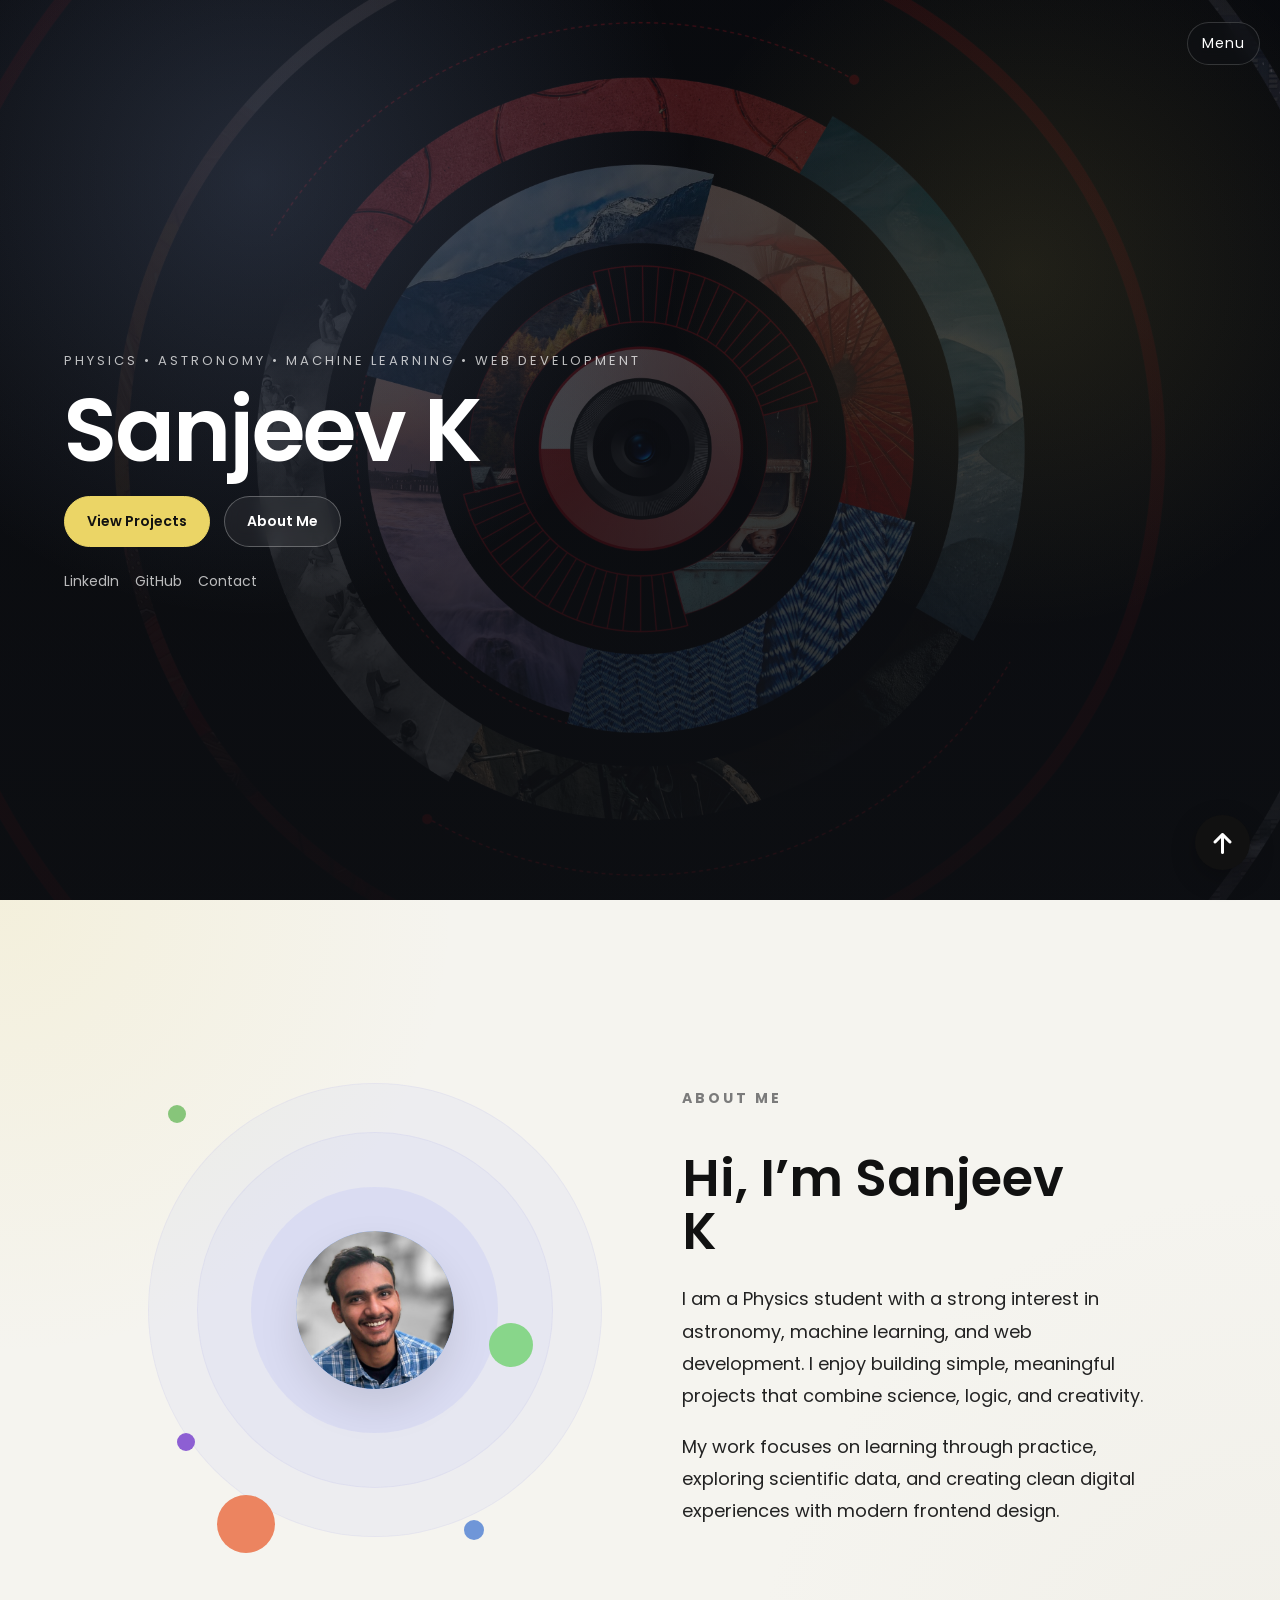
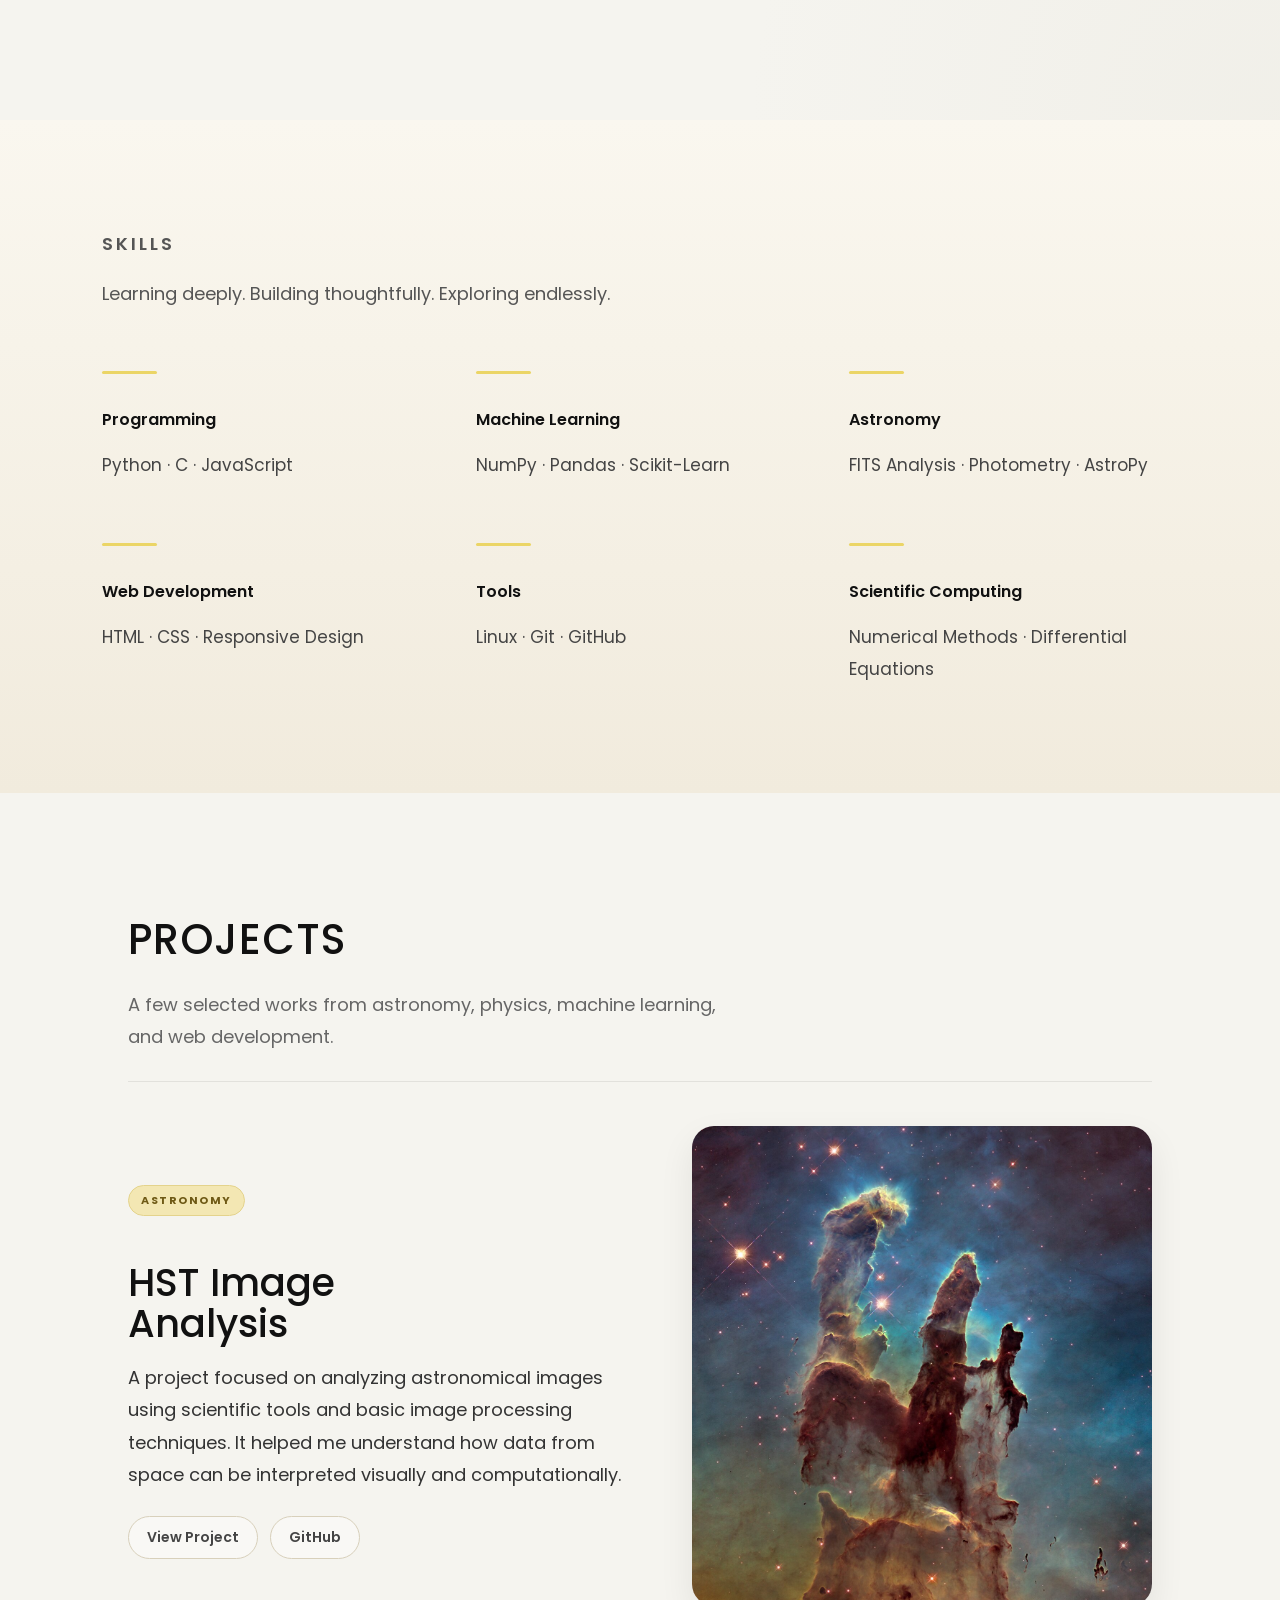
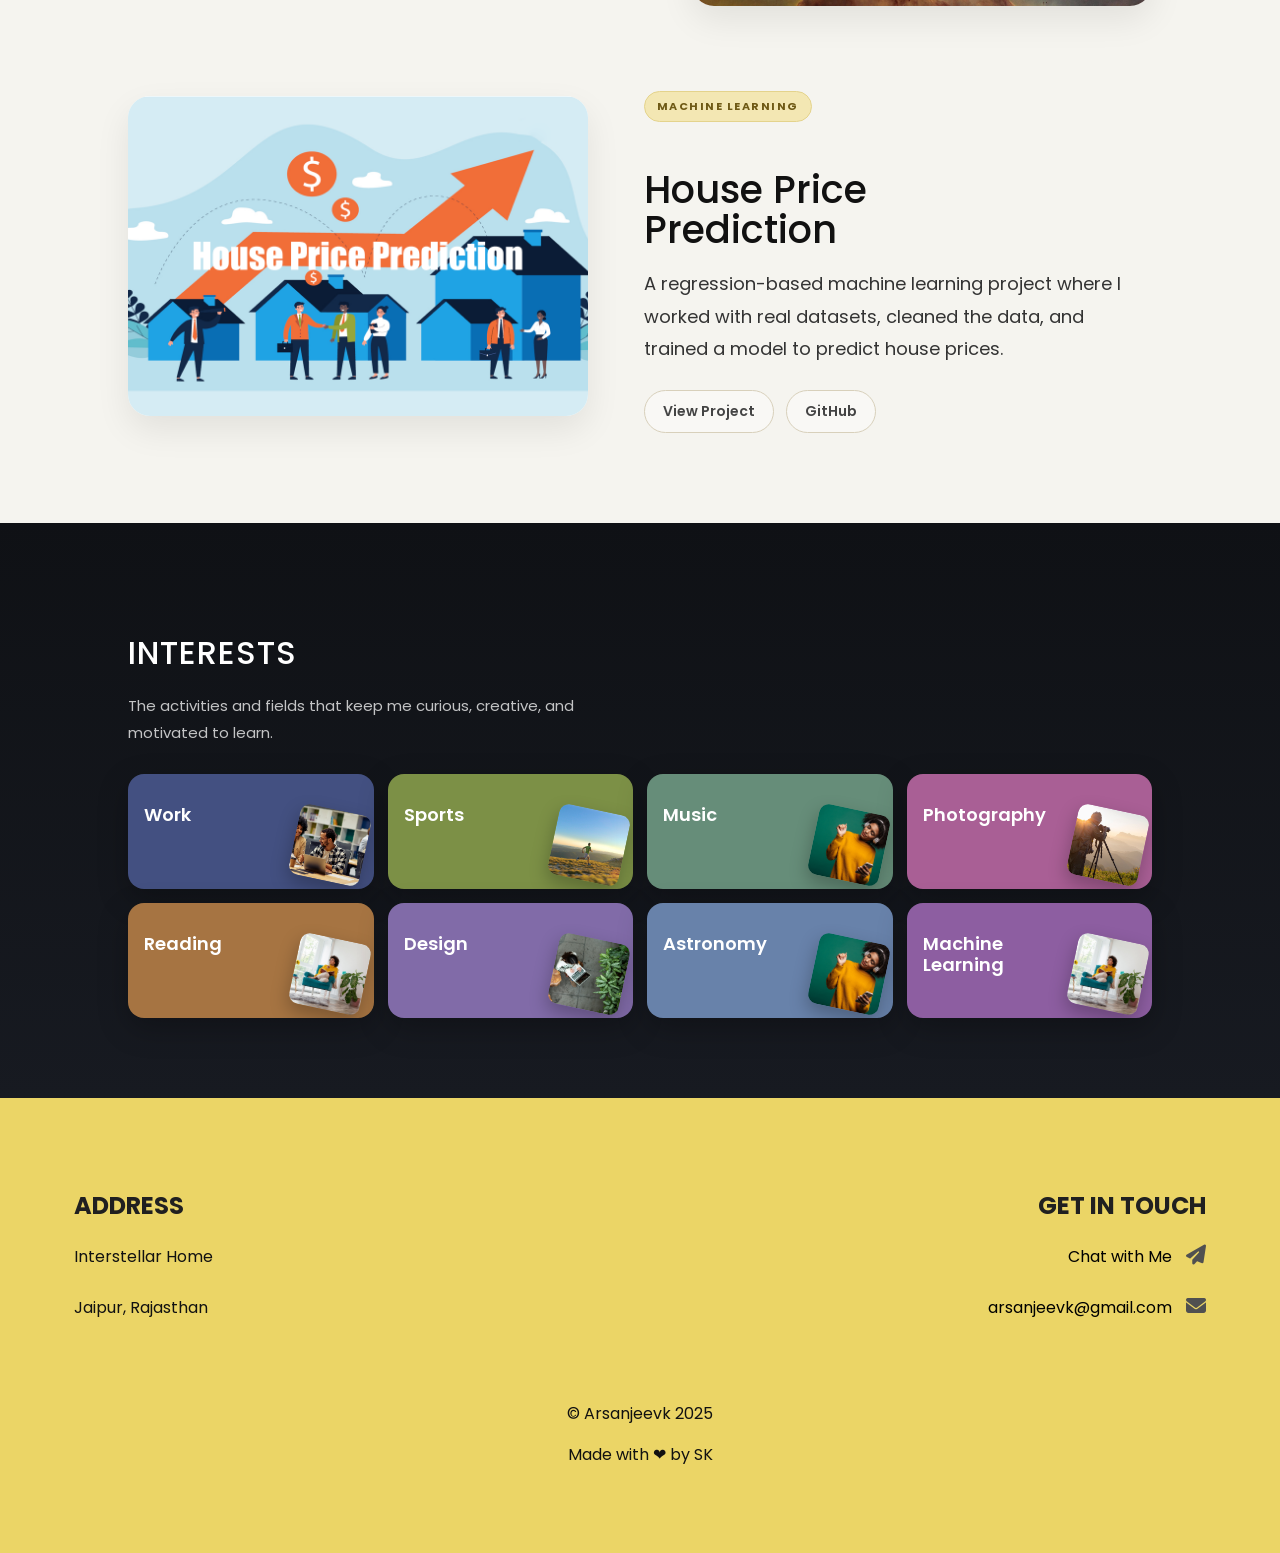
<file: index.html>
<!DOCTYPE html>
<html lang="en">

<head>
    <meta charset="UTF-8">
    <meta name="viewport" content="width=device-width, initial-scale=1.0">
    <meta http-equiv="X-UA-Compatible" content="ie=edge">
    <title>arsanjeevk.com</title>
    <!-- <link rel="stylesheet" href="style.css"> -->

    <!-- <link rel="stylesheet" href="gallay.css"> -->
    <script src="https://code.jquery.com/jquery-3.3.1.js"></script>
    <link href="https://fonts.googleapis.com/css?family=Poppins:200,300,400,700,900" rel="stylesheet">
    <!--  *****   Link To Font Awsome Icons   *****  -->
    <link rel="stylesheet" href="https://cdnjs.cloudflare.com/ajax/libs/font-awesome/6.7.2/css/all.min.css" />

    <link rel="stylesheet" href="about.css">
    <link rel="stylesheet" href="contact.css">
    <link rel="stylesheet" href="skills.css">
    <link rel="stylesheet" href="index.css">
    <link rel="stylesheet" href="projects.css">
</head>

<body>


    <a href="#banner" class="scroll-top">
    <i class="fa-solid fa-arrow-up"></i>
</a>

    <!-- top navigation bar starts -->

    <section id="banner">
    <div class="banner-overlay"></div>

    <div class="banner-content">
        <div class="banner-text">
            <p class="banner-kicker">Physics • Astronomy • Machine Learning • Web Development</p>
            <h1>Sanjeev K</h1>
            <!-- <p class="banner-desc">
                I build simple, thoughtful, and scientific digital projects that connect
                curiosity with code.
            </p> -->

            <div class="banner-links">
                <a href="index.html#projects" class="banner-btn primary">View Projects</a>
                <a href="index.html#about" class="banner-btn">About Me</a>
            </div>

            <div class="banner-social">
                <a href="https://www.linkedin.com/in/sanjeev-kumawat-0b174123b?utm_source=share&utm_campaign=share_via&utm_content=profile&utm_medium=android_app" target="_blank">
                    LinkedIn
                </a>
                <a href="https://github.com/arsanjeevk" target="_blank">
                    GitHub
                </a>
                <a href="index.html#contact">
                    Contact
                </a>
            </div>
        </div>
    </div>
</section>

<div id="sidenav">
    <nav>
        <ul>
            <li><a href="index.html#about">About</a></li>
            <li><a href="index.html#skills">Skills</a></li>
            <li><a href="index.html#projects">Projects</a></li>
            <li><a href="index.html#contact">Contact</a></li>
        </ul>
    </nav>
</div>

<div id="menubtn">
    <div id="menu">Menu</div>
</div>

    <!-- top navigation bar ends -->




    <!-- about me section starts  -->

   <section class="about-section" id="about">
    <div class="about-container">

        <div class="about-visual">
            <div class="ring ring-1"></div>
            <div class="ring ring-2"></div>
            <div class="ring ring-3"></div>

            <div class="about-photo">
                <img src="images/about-profile.jpg" alt="Profile photo of Sanjeev K">
            </div>

            <span class="dot dot-1"></span>
            <span class="dot dot-2"></span>
            <span class="dot dot-3"></span>
            <span class="dot dot-4"></span>
            <span class="dot dot-5"></span>
        </div>

        <div class="about-content">
            <p class="about-label">About Me</p>
            <h1>Hi, I’m Sanjeev K</h1>
            <p class="about-text">
                I am a Physics student with a strong interest in astronomy, machine learning,
                and web development. I enjoy building simple, meaningful projects that combine
                science, logic, and creativity.
            </p>
            <p class="about-text">
                My work focuses on learning through practice, exploring scientific data, and
                creating clean digital experiences with modern frontend design.
            </p>
        </div>

    </div>
</section>


    <!-- skill section starts here -->
<section class="skills-section" id="skills">

    <div class="skills-header">
        <p class="skills-label">Skills</p>
        <p>
            Learning deeply. Building thoughtfully. Exploring endlessly.
        </p>
    </div>

    <div class="skills-grid">

        <div class="skill-group">
            <h3>Programming</h3>
            <p>Python · C · JavaScript</p>
        </div>

        <div class="skill-group">
            <h3>Machine Learning</h3>
            <p>NumPy · Pandas · Scikit-Learn</p>
        </div>

        <div class="skill-group">
            <h3>Astronomy</h3>
            <p>FITS Analysis · Photometry · AstroPy</p>
        </div>

        <div class="skill-group">
            <h3>Web Development</h3>
            <p>HTML · CSS · Responsive Design</p>
        </div>

        <div class="skill-group">
            <h3>Tools</h3>
            <p>Linux · Git · GitHub</p>
        </div>

        <div class="skill-group">
            <h3>Scientific Computing</h3>
            <p>Numerical Methods · Differential Equations</p>
        </div>

    </div>

</section>
    <!-- skills section ends -->


    <!-- projects section starts here -->
   <section class="projects-section" id="projects">
    <div class="projects-header">
        <h1>PROJECTS</h1>
        <p>
            A few selected works from astronomy, physics, machine learning,
            and web development.
        </p>
    </div>

    <div class="projects-divider"></div>

    <div class="project-list">

        <div class="project-row">
            <div class="project-text">
                <p class="project-tag">Astronomy</p>
                <h2>HST Image Analysis</h2>
                <p class="project-desc">
                    A project focused on analyzing astronomical images using scientific tools and basic
                    image processing techniques. It helped me understand how data from space can be
                    interpreted visually and computationally.
                </p>
                <div class="project-links">
                    <a href="#">View Project</a>
                    <a href="#">GitHub</a>
                </div>
            </div>

            <div class="project-media">
                <img src="images/project-1.jpg" alt="Astronomy project">
            </div>
        </div>

        <div class="project-row reverse">
            <div class="project-text">
                <p class="project-tag">Machine Learning</p>
                <h2>House Price Prediction</h2>
                <p class="project-desc">
                    A regression-based machine learning project where I worked with real datasets,
                    cleaned the data, and trained a model to predict house prices.
                </p>
                <div class="project-links">
                    <a href="#">View Project</a>
                    <a href="#">GitHub</a>
                </div>
            </div>

            <div class="project-media">
                <img src="images/project-2.png" alt="Machine learning project">
            </div>
        </div>

        <!-- <div class="project-row">
            <div class="project-text">
                <p class="project-tag">Physics</p>
                <h2>Numerical Methods Solver</h2>
                <p class="project-desc">
                    A computational physics project built to solve numerical problems using Python,
                    differential equations, and integration techniques.
                </p>
                <div class="project-links">
                    <a href="#">View Project</a>
                    <a href="#">GitHub</a>
                </div>
            </div>

            <div class="project-media">
                <img src="project-3.jpg" alt="Physics project">
            </div>
        </div> -->

        <!-- <div class="project-row reverse">
            <div class="project-text">
                <p class="project-tag">Web Development</p>
                <h2>Personal Portfolio Website</h2>
                <p class="project-desc">
                    A responsive portfolio website designed to present my work, interests, and technical
                    skills in a simple and attractive way.
                </p>
                <div class="project-links">
                    <a href="#">Live Demo</a>
                    <a href="#">GitHub</a>
                </div>
            </div>

            <div class="project-media">
                <img src="project-4.jpg" alt="Web development project">
            </div>
        </div> -->

    </div>
</section>

    <!-- projects section ends -->





    <!-- interests section starts here -->
    <section class="interest-section" id="interests">

        <div class="interest-heading">
            <h1>INTERESTS</h1>
            <p>
                The activities and fields that keep me curious, creative,
                and motivated to learn.
            </p>
        </div>

        <div class="interest-grid">

            <div class="interest-card blue">
                <h2>Work</h2>
                <img src="images/Untitled-6.jpg" alt="">
            </div>

            <div class="interest-card olive">
                <h2>Sports</h2>
                <img src="images/Untitled-1.jpg" alt="">
            </div>

            <div class="interest-card green">
                <h2>Music</h2>
                <img src="images/Untitled-2.jpg" alt="">
            </div>

            <div class="interest-card pink">
                <h2>Photography</h2>
                <img src="images/Untitled-3.jpg" alt="">
            </div>

            <div class="interest-card orange">
                <h2>Reading</h2>
                <img src="images/Untitled-4.jpg" alt="">
            </div>

            <div class="interest-card purple">
                <h2>Design</h2>
                <img src="images/Untitled-5.jpg" alt="">
            </div>

            <div class="interest-card sky">
                <h2>Astronomy</h2>
                <img src="images/Untitled-2.jpg" alt="">
            </div>

            <div class="interest-card violet">
                <h2>Machine<br>Learning</h2>
                <img src="images/Untitled-4.jpg" alt="">
            </div>

        </div>

    </section>
    <!-- interests section ends -->




    <!-- contact section starts -->
    <section class="footer" id="contact">
        <div class="footer-row">
            <div class="footer-left">
                <h1>ADDRESS</h1>
                <p>Interstellar Home</p>
                <p>Jaipur, Rajasthan</p>
            </div>

            <div class="footer-right">
                <h1>GET IN TOUCH</h1>

                <p>
                    <a href="https://t.me/arsanjeevk">
                        Chat with Me
                        <i class="fa-solid fa-paper-plane"></i>
                    </a>
                </p>

                <p>
                    <a href="mailto:arsanjeevk@gmail.com">
                        arsanjeevk@gmail.com
                        <i class="fa-solid fa-envelope"></i>
                    </a>
                </p>

                <!-- <p>
                    <a href="tel:+919664101246">
                        +91 9664101246
                        <i class="fa-solid fa-phone"></i>
                    </a>
                </p> -->

            </div>
        </div>

        <div class="social-links">
            <p>&copy; Arsanjeevk 2025</p>
            <p>Made with ❤ by SK</p>
        </div>

    </section>
    <!-- contact section ends -->



    <script src="script.js"></script>

</body>

</html>
</file>
<file: about.css>
/* ================= ABOUT SECTION ================= */
#about {
    background:
        radial-gradient(circle at top left, rgba(235,213,102,0.14), transparent 30%),
        radial-gradient(circle at bottom right, rgba(221,218,204,0.18), transparent 35%),
        #f5f4ef;
}



.about-section {
    position: relative;
    padding: 90px 10%;
    background: transparent;
    overflow: hidden;
}

.about-container {
    position: relative;
    z-index: 1;
    max-width: 1300px;
    margin: 0 auto;
    display: grid;
    grid-template-columns: 1.05fr 1fr;
    align-items: center;
    gap: 60px;
}

/* LEFT VISUAL */

.about-visual {
    position: relative;
    width: 100%;
    min-height: 640px;
    display: flex;
    align-items: center;
    justify-content: center;
}

.ring {
    position: absolute;
    border-radius: 50%;
    border: 1px solid rgba(160, 160, 220, 0.12);
    background: rgba(155, 160, 245, 0.08);
}

.ring-1 {
    width: min(560px, 92%);
    aspect-ratio: 1 / 1;
}

.ring-2 {
    width: min(430px, 72%);
    aspect-ratio: 1 / 1;
}

.ring-3 {
    width: min(300px, 50%);
    aspect-ratio: 1 / 1;
    background: rgba(155, 160, 245, 0.16);
    border: none;
}

.about-photo {
    position: relative;
    width: min(190px, 32%);
    aspect-ratio: 1 / 1;
    border-radius: 50%;
    overflow: hidden;
    background: #9cb8f0;
    display: flex;
    align-items: center;
    justify-content: center;
    box-shadow: 0 18px 40px rgba(0, 0, 0, 0.10);
    z-index: 2;
}

.about-photo img {
    width: 100%;
    height: 100%;
    object-fit: cover;
    border-radius: 50%;
}

/* Decorative dots */

.dot {
    position: absolute;
    border-radius: 50%;
    z-index: 1;
}

.dot-1 {
    width: 18px;
    height: 18px;
    background: #87c57a;
    top: 18%;
    left: 8%;
}

.dot-2 {
    width: 18px;
    height: 18px;
    background: #8d5fd3;
    left: 10%;
    bottom: 28%;
}

.dot-3 {
    width: 58px;
    height: 58px;
    background: #ec8460;
    left: 18%;
    bottom: 12%;
}

.dot-4 {
    width: 44px;
    height: 44px;
    background: #88d68a;
    right: 18%;
    top: 52%;
}

.dot-5 {
    width: 20px;
    height: 20px;
    background: #6f96d8;
    right: 28%;
    bottom: 14%;
}

/* RIGHT CONTENT */

.about-content {
    padding: 10px 0;
}

.about-label {
    font-size: 14px;
    font-weight: 700;
    letter-spacing: 3px;
    text-transform: uppercase;
    color: #7b7b7b;
    margin-bottom: 18px;
}

.about-content h1 {
    font-size: clamp(38px, 4vw, 64px);
    line-height: 1.05;
    font-weight: 600;
    font-family: poppins, sans-serif;
    color: #111;
    margin-bottom: 24px;
    max-width: 12ch;
}

.about-text {
    font-size: 18px;
    line-height: 1.8;
    color: #222;
    max-width: 620px;
    margin-bottom: 18px;
}

/* RESPONSIVE */

@media screen and (max-width: 1100px) {
    .about-container {
        grid-template-columns: 1fr;
        gap: 30px;
    }

    .about-visual {
        min-height: 540px;
    }

    .about-content h1 {
        max-width: none;
    }
}

@media screen and (max-width: 700px) {
    .about-section {
        padding: 70px 6%;
    }

    .about-visual {
        min-height: 420px;
    }

    .ring-1 {
        width: min(420px, 95%);
    }

    .ring-2 {
        width: min(320px, 75%);
    }

    .ring-3 {
        width: min(220px, 50%);
    }

    .about-photo {
        width: min(145px, 32%);
    }

    .dot-3 {
        width: 42px;
        height: 42px;
    }

    .about-content h1 {
        font-size: 34px;
    }

    .about-text {
        font-size: 15px;
        line-height: 1.75;
    }
}

@media screen and (max-width: 420px) {
    .about-visual {
        min-height: 360px;
    }

    .about-content h1 {
        font-size: 30px;
    }

    .about-label {
        font-size: 12px;
        letter-spacing: 2px;
    }

    .about-text {
        font-size: 14px;
    }

    .about-photo {
        width: 130px;
    }
}










/* ── INTERESTS SECTION ── */
















/* ================= INTERESTS ================= */

.interest-section {
    padding: 80px 10%;
    background: linear-gradient(
        180deg,
        #0f1115 0%,
        #171a21 100%
    );
}

.interest-heading {
    margin-bottom: 28px;
}

.interest-heading h1 {
    font-size: 32px;
    font-weight: 500;
    color: #ffffff;
    margin-bottom: 10px;
    letter-spacing: 1px;
}

.interest-heading p {
    max-width: 520px;
    font-size: 15px;
    line-height: 1.8;
    color: rgba(255,255,255,0.75);
}

/* GRID */

.interest-grid {
    display: grid;
    grid-template-columns: repeat(4, 1fr);
    gap: 14px;
}

/* CARD */

.interest-card {
    position: relative;

    height: 115px;

    padding: 16px;

    border-radius: 16px;

    overflow: hidden;

    cursor: pointer;

    transition: all 0.3s ease;

    box-shadow:
        0 10px 30px rgba(0,0,0,0.25);
}

.interest-card:hover {
    transform: translateY(-4px);

    box-shadow:
        0 15px 35px rgba(0,0,0,0.35);
}

.interest-card h2 {
    color: #ffffff;

    font-size: 18px;
    font-weight: 600;

    line-height: 1.15;

    max-width: 65%;

    position: relative;
    z-index: 2;
}

/* IMAGE */

.interest-card img {
    position: absolute;

    width: 72px;
    height: 72px;

    object-fit: cover;

    right: 8px;
    bottom: 8px;

    border-radius: 10px;

    transform: rotate(12deg);

    box-shadow:
        0 8px 18px rgba(0,0,0,0.25);

    transition: 0.3s ease;
}

.interest-card:hover img {
    transform: rotate(12deg) scale(1.06);
}

/* COLORS */

.blue {
    background: #435081;
}

.olive {
    background: #7c9046;
}

.green {
    background: #668d79;
}

.pink {
    background: #a95f95;
}

.orange {
    background: #a67442;
}

.purple {
    background: #816ba8;
}

.sky {
    background: #6882aa;
}

.violet {
    background: #8d5ea1;
}

/* ================= RESPONSIVE ================= */

@media (max-width: 1100px) {

    .interest-grid {
        grid-template-columns: repeat(2, 1fr);
    }
}

@media (max-width: 650px) {

    .interest-section {
        padding: 60px 6%;
    }

    .interest-grid {
        grid-template-columns: repeat(2, 1fr);
        gap: 12px;
    }

    .interest-card {
        height: 100px;
        padding: 14px;
    }

    .interest-card h2 {
        font-size: 16px;
        max-width: 70%;
    }

    .interest-card img {
        width: 62px;
        height: 62px;
        right: 6px;
        bottom: 6px;
    }
}

@media (max-width: 420px) {

    .interest-grid {
        grid-template-columns: repeat(2, 1fr);
    }

    .interest-card {
        height: 92px;
        padding: 12px;
    }

    .interest-card h2 {
        font-size: 15px;
    }

    .interest-card img {
        width: 56px;
        height: 56px;
    }
}
</file>
<file: contact.css>
/* ================= FOOTER ================= */

.footer {
    width: 100vw;
    margin-left: calc(50% - 50vw);
    background: #ebd566;
    padding: 70px 5%;

    box-sizing: border-box;
}

.footer-row {
    width: 100%;
    display: flex;
    justify-content: space-between;
    flex-wrap: wrap;
}

.footer-left,
.footer-right {
    flex-basis: 45%;
    padding: 10px;
    margin-bottom: 20px;
}

.footer-right {
    text-align: right;
}

.footer-left a,
.footer-right a {
    text-decoration: none;
    color: #000;
}

.footer-row h1 {
    margin: 10px 0;
    color: #202020;
}

.footer-row p {
    line-height: 35px;
}

.footer-right p a .fa-solid,
.footer-right p a .fa-brands {
    font-size: 20px;
    color: #505050;
    margin-left: 10px;
}

.social-links {
    text-align: center;
    margin-top: 30px;
}

.fa-solid:hover {
    color: #faa60a;
}

.fa-brands:hover {
    color: #235177;
}

@media screen and (max-width: 770px) {

    .footer-left,
    .footer-right {
        flex-basis: 100%;
        text-align: left;
        font-size: 14px;
    }

    .footer {
        padding: 50px 6%;
    }
}
</file>
<file: skills.css>
/* ================= SKILLS ================= */

.skills-section {
    padding: 90px 8%;

    background:
        linear-gradient(
            180deg,
            #faf7ef 0%,
            #f1ebdd 100%
        );

    font-family: "Poppins", sans-serif;
}

.skills-header {
    margin-bottom: 60px;
    max-width: 750px;
}

.skills-label {
    font-size: 12px;
    font-weight: 600;
    letter-spacing: 3px;
    text-transform: uppercase;
    color: #8b8372;
    margin-bottom: 12px;
}

.skills-header h2 {
    font-size: clamp(34px, 5vw, 60px);
    font-weight: 600;
    line-height: 1.1;
    color: #111111;
    margin-bottom: 18px;
}

.skills-header p {
    font-size: 18px;
    line-height: 1.8;
    color: #555555;
}

/* ================= GRID ================= */

.skills-grid {
    display: grid;
    grid-template-columns: repeat(3, 1fr);
    gap: 45px;
}

/* ================= GROUP ================= */

.skill-group {
    position: relative;
    padding-top: 20px;
}

.skill-group::before {
    content: "";
    position: absolute;
    top: 0;
    left: 0;

    width: 55px;
    height: 3px;

    background: #ebd566;
    border-radius: 10px;
}

.skill-group h3 {
    font-size: 16px;
    font-weight: 600;
    color: #111111;
    margin-bottom: 14px;
}

.skill-group p {
    font-size: 17px;
    line-height: 1.9;
    color: #444444;
}

/* ================= HOVER ================= */

.skill-group {
    transition: transform 0.25s ease;
}

.skill-group:hover {
    transform: translateY(-4px);
}

/* ================= TABLET ================= */

@media (max-width: 900px) {

    .skills-section {
        padding: 75px 6%;
    }

    .skills-grid {
        grid-template-columns: repeat(2, 1fr);
        gap: 35px;
    }

    .skills-header {
        margin-bottom: 50px;
    }

    .skills-header p {
        font-size: 17px;
    }
}

/* ================= MOBILE ================= */

@media (max-width: 600px) {

    .skills-section {
        padding: 60px 6%;
    }

    .skills-grid {
        grid-template-columns: 1fr;
        gap: 28px;
    }

    .skills-header {
        margin-bottom: 40px;
    }

    .skills-header h2 {
        font-size: 34px;
    }

    .skills-header p {
        font-size: 16px;
        line-height: 1.8;
    }

    .skill-group h3 {
        font-size: 15px;
    }

    .skill-group p {
        font-size: 16px;
    }
}
</file>
<file: index.css>
/* ================= BASE ================= */

html {
    scroll-behavior: smooth;
}

body {
    margin: 0;
    font-family: "Poppins", sans-serif;
    background: #f5f4ef;
    color: #111;
}

* {
    box-sizing: border-box;
}

/* ================= LANDING / BANNER ================= */

#banner {
    position: relative;
    min-height: 100vh;
    width: 100%;
    overflow: hidden;
    display: flex;
    align-items: center;
    background:
        linear-gradient(rgba(10, 12, 18, 0.58), rgba(10, 12, 18, 0.58)),
        url("images/home-bg.jpg");
    background-size: cover;
    background-position: center;
    background-repeat: no-repeat;
}

.banner-overlay {
    position: absolute;
    inset: 0;
    background:
        radial-gradient(circle at 20% 20%, rgba(156, 184, 240, 0.18), transparent 35%),
        radial-gradient(circle at 80% 30%, rgba(235, 214, 102, 0.10), transparent 30%),
        linear-gradient(180deg, rgba(15, 17, 21, 0.35), rgba(15, 17, 21, 0.72));
    pointer-events: none;
}

.banner-content {
    position: relative;
    z-index: 2;
    width: 100%;
    max-width: 1280px;
    margin: 0 auto;
    padding: 110px 5% 80px;
    display: flex;
    align-items: center;
    min-height: 100vh;
}

.banner-text {
    max-width: 760px;
    color: #fff;
}

.banner-kicker {
    font-size: 13px;
    letter-spacing: 3px;
    text-transform: uppercase;
    color: rgba(255, 255, 255, 0.72);
    margin-bottom: 18px;
}

.banner-text h1 {
    font-size: clamp(46px, 7vw, 88px);
    line-height: 0.95;
    letter-spacing: -2px;
    margin: 0 0 24px;
    font-weight: 600;
    color: #fff;
}

.banner-desc {
    max-width: 620px;
    font-size: clamp(16px, 2vw, 20px);
    line-height: 1.8;
    color: rgba(255, 255, 255, 0.82);
    margin-bottom: 30px;
}

.banner-links {
    display: flex;
    flex-wrap: wrap;
    gap: 14px;
    margin-bottom: 24px;
}

.banner-btn {
    display: inline-flex;
    align-items: center;
    justify-content: center;
    padding: 14px 22px;
    border-radius: 999px;
    border: 1px solid rgba(255, 255, 255, 0.28);
    color: #fff;
    text-decoration: none;
    font-size: 14px;
    font-weight: 600;
    background: rgba(255, 255, 255, 0.06);
    backdrop-filter: blur(8px);
    transition: transform 0.25s ease, background 0.25s ease, border-color 0.25s ease;
}

.banner-btn:hover {
    transform: translateY(-2px);
    background: rgba(255, 255, 255, 0.14);
    border-color: rgba(255, 255, 255, 0.5);
}

.banner-btn.primary {
    background: #ebd566;
    color: #111;
    border-color: #ebd566;
}

.banner-btn.primary:hover {
    background: #f2df80;
    border-color: #f2df80;
}

.banner-social {
    display: flex;
    flex-wrap: wrap;
    gap: 16px;
}

.banner-social a {
    color: rgba(255, 255, 255, 0.72);
    text-decoration: none;
    font-size: 14px;
    transition: color 0.25s ease;
}

.banner-social a:hover {
    color: #fff;
}

/* ================= SIDE NAV ================= */

#sidenav {
    position: fixed;
    top: 0;
    right: -100vw;
    width: min(340px, 82vw);
    height: 100vh;
    background: rgba(15, 17, 21, 0.96);
    backdrop-filter: blur(12px);
    z-index: 999;
    transition: right 0.35s ease;
    display: flex;
    align-items: center;
    justify-content: center;
    box-shadow: -18px 0 40px rgba(0, 0, 0, 0.25);
}

#sidenav nav ul {
    list-style: none;
    padding: 0;
    margin: 0;
    text-align: center;
}

#sidenav nav ul li {
    margin: 18px 0;
}

#sidenav nav ul li a {
    color: #fff;
    text-decoration: none;
    font-size: 20px;
    font-weight: 600;
    letter-spacing: 0.5px;
    transition: color 0.25s ease;
}

#sidenav nav ul li a:hover {
    color: #ebd566;
}

#menubtn {
    position: fixed;
    top: 22px;
    right: 20px;
    z-index: 1000;
    cursor: pointer;
    user-select: none;
}

#menu {
    color: #fff;
    font-size: 14px;
    letter-spacing: 1px;
    padding: 10px 14px;
    border-radius: 999px;
    background: rgba(15, 17, 21, 0.55);
    border: 1px solid rgba(255, 255, 255, 0.16);
    backdrop-filter: blur(8px);
}

/* ================= RESPONSIVE ================= */

@media screen and (max-width: 900px) {
    .banner-content {
        padding: 100px 6% 70px;
    }

    .banner-text h1 {
        font-size: 64px;
        letter-spacing: -1px;
    }

    .banner-desc {
        font-size: 18px;
        line-height: 1.8;
    }

    .banner-kicker {
        font-size: 13px;
    }

    .banner-btn {
        font-size: 15px;
        padding: 14px 22px;
    }

    .banner-social a {
        font-size: 15px;
    }
}

@media screen and (max-width: 700px) {
    #banner {
        min-height: 100vh;
        background-position: center center;
    }

    .banner-content {
        min-height: 100vh;
        padding: 96px 7% 60px;
    }

    .banner-kicker {
        font-size: 13px;
        letter-spacing: 2px;
        margin-bottom: 18px;
    }

    .banner-text h1 {
        font-size: 56px;
        line-height: 0.95;
        letter-spacing: -1px;
        margin-bottom: 20px;
    }

    .banner-desc {
        font-size: 18px;
        line-height: 1.8;
        max-width: 100%;
        margin-bottom: 28px;
    }

    .banner-links {
        gap: 12px;
        margin-bottom: 24px;
    }

    .banner-btn {
        padding: 14px 20px;
        font-size: 15px;
    }

    .banner-social {
        gap: 16px;
    }

    .banner-social a {
        font-size: 15px;
    }

    #sidenav {
        width: 100vw;
    }
}

@media screen and (max-width: 480px) {
    .banner-content {
        padding: 90px 7% 50px;
    }

    .banner-kicker {
        font-size: 12px;
    }

    .banner-text h1 {
        font-size: 48px;
        line-height: 0.95;
    }

    .banner-desc {
        font-size: 16px;
        line-height: 1.8;
    }

    .banner-btn {
        font-size: 14px;
        padding: 13px 18px;
    }

    .banner-social a {
        font-size: 14px;
    }

    #menu {
        font-size: 13px;
        padding: 9px 13px;
    }

    #menubtn {
        top: 16px;
        right: 14px;
    }
}

@media screen and (max-width: 360px) {
    .banner-text h1 {
        font-size: 42px;
    }

    .banner-desc {
        font-size: 15px;
    }

    .banner-btn {
        width: 100%;
        justify-content: center;
    }

    .banner-links {
        flex-direction: column;
    }
}

/* ================= UTILITIES ================= */

section {
    scroll-margin-top: 90px;
}

.scroll-top {
    position: fixed;
    bottom: 30px;
    right: 30px;
    width: 55px;
    height: 55px;
    border-radius: 50%;
    background: #111;
    color: #fff;
    display: flex;
    align-items: center;
    justify-content: center;
    text-decoration: none;
    font-size: 24px;
    box-shadow: 0 8px 25px rgba(0,0,0,0.25);
    transition: all 0.3s ease;
    z-index: 999;
}

.scroll-top:hover {
    transform: translateY(-4px);
    background: #ebd566;
    color: #111;
}
</file>
<file: projects.css>
/* ================= PROJECTS ================= */

.projects-section {
    padding: 80px 10%;
    background: #f5f4ef;
}

.projects-header {
    max-width: 1200px;
    margin: 0 auto 28px;
}

.projects-header h1 {
    font-size: 42px;
    font-weight: 500;
    color: #111;
    margin-bottom: 10px;
    letter-spacing: 1px;
}

.projects-header p {
    max-width: 600px;
    font-size: 18px;
    line-height: 1.8;
    color: #666;
}

.projects-divider {
    max-width: 1200px;
    margin: 0 auto 44px;
    height: 1px;
    background: rgba(0, 0, 0, 0.08);
}

.project-list {
    max-width: 1200px;
    margin: 0 auto;
    display: flex;
    flex-direction: column;
    gap: 64px;
}

.project-row {
    display: grid;
    grid-template-columns: 1.05fr 0.95fr;
    align-items: center;
    gap: 56px;
}

.project-row.reverse {
    grid-template-columns: 0.95fr 1.05fr;
}

.project-row.reverse .project-text {
    order: 2;
}

.project-row.reverse .project-media {
    order: 1;
}

.project-text {
    padding: 10px 0;
}

.project-tag {
    display: inline-block;
    margin-bottom: 16px;
    padding: 6px 12px;
    border-radius: 999px;
    background: #f3e7b3;
    color: #6f5a16;
    font-size: 11px;
    font-weight: 700;
    letter-spacing: 1.5px;
    text-transform: uppercase;
    border: 1px solid #e4d38c;
}

.project-text h2 {
    font-size: clamp(30px, 3vw, 52px);
    line-height: 1.05;
    color: #111;
    font-weight: 500;
    margin-bottom: 18px;
    max-width: 11ch;
}

.project-desc {
    font-size: 18px;
    line-height: 1.8;
    color: #333;
    max-width: 620px;
    margin-bottom: 24px;
}

.project-links {
    display: flex;
    flex-wrap: wrap;
    gap: 12px;
}

.project-links a {
    display: inline-block;
    padding: 10px 18px;
    border-radius: 999px;
    border: 1px solid #d8d0bb;
    color: #444;
    font-size: 14px;
    font-weight: 600;
    text-decoration: none;
    transition: 0.25s ease;
    background: rgba(255, 255, 255, 0.35);
}

.project-links a:hover {
    background: #ebd566;
    color: #111;
    border-color: #ebd566;
}

.project-media {
    position: relative;
    border-radius: 22px;
    overflow: hidden;
    box-shadow: 0 14px 34px rgba(0, 0, 0, 0.08);
    background: #fff;
    min-height: 320px;
}

.project-media img {
    width: 100%;
    height: 100%;
    min-height: 320px;
    object-fit: cover;
    display: block;
    transition: transform 0.4s ease;
}

.project-row:hover .project-media img {
    transform: scale(1.04);
}

/* Tablet */

@media screen and (max-width: 1100px) {
    .projects-section {
        padding: 70px 6%;
    }

    .project-row,
    .project-row.reverse {
        grid-template-columns: 1fr;
        gap: 24px;
    }

    .project-row.reverse .project-text,
    .project-row.reverse .project-media {
        order: initial;
    }

    .project-text h2 {
        max-width: none;
    }

    .project-media,
    .project-media img {
        min-height: 280px;
    }
}

/* Mobile */

@media screen and (max-width: 650px) {
    .projects-section {
        padding: 56px 5%;
    }

    .projects-header h1 {
        font-size: 30px;
    }

    .projects-header p {
        font-size: 14px;
        line-height: 1.7;
    }

    .project-list {
        gap: 48px;
    }

    .project-text h2 {
        font-size: 28px;
    }

    .project-desc {
        font-size: 14px;
        line-height: 1.7;
    }

    .project-media,
    .project-media img {
        min-height: 210px;
        border-radius: 18px;
    }

    .project-links a {
        font-size: 13px;
        padding: 9px 15px;
    }
}
</file>
